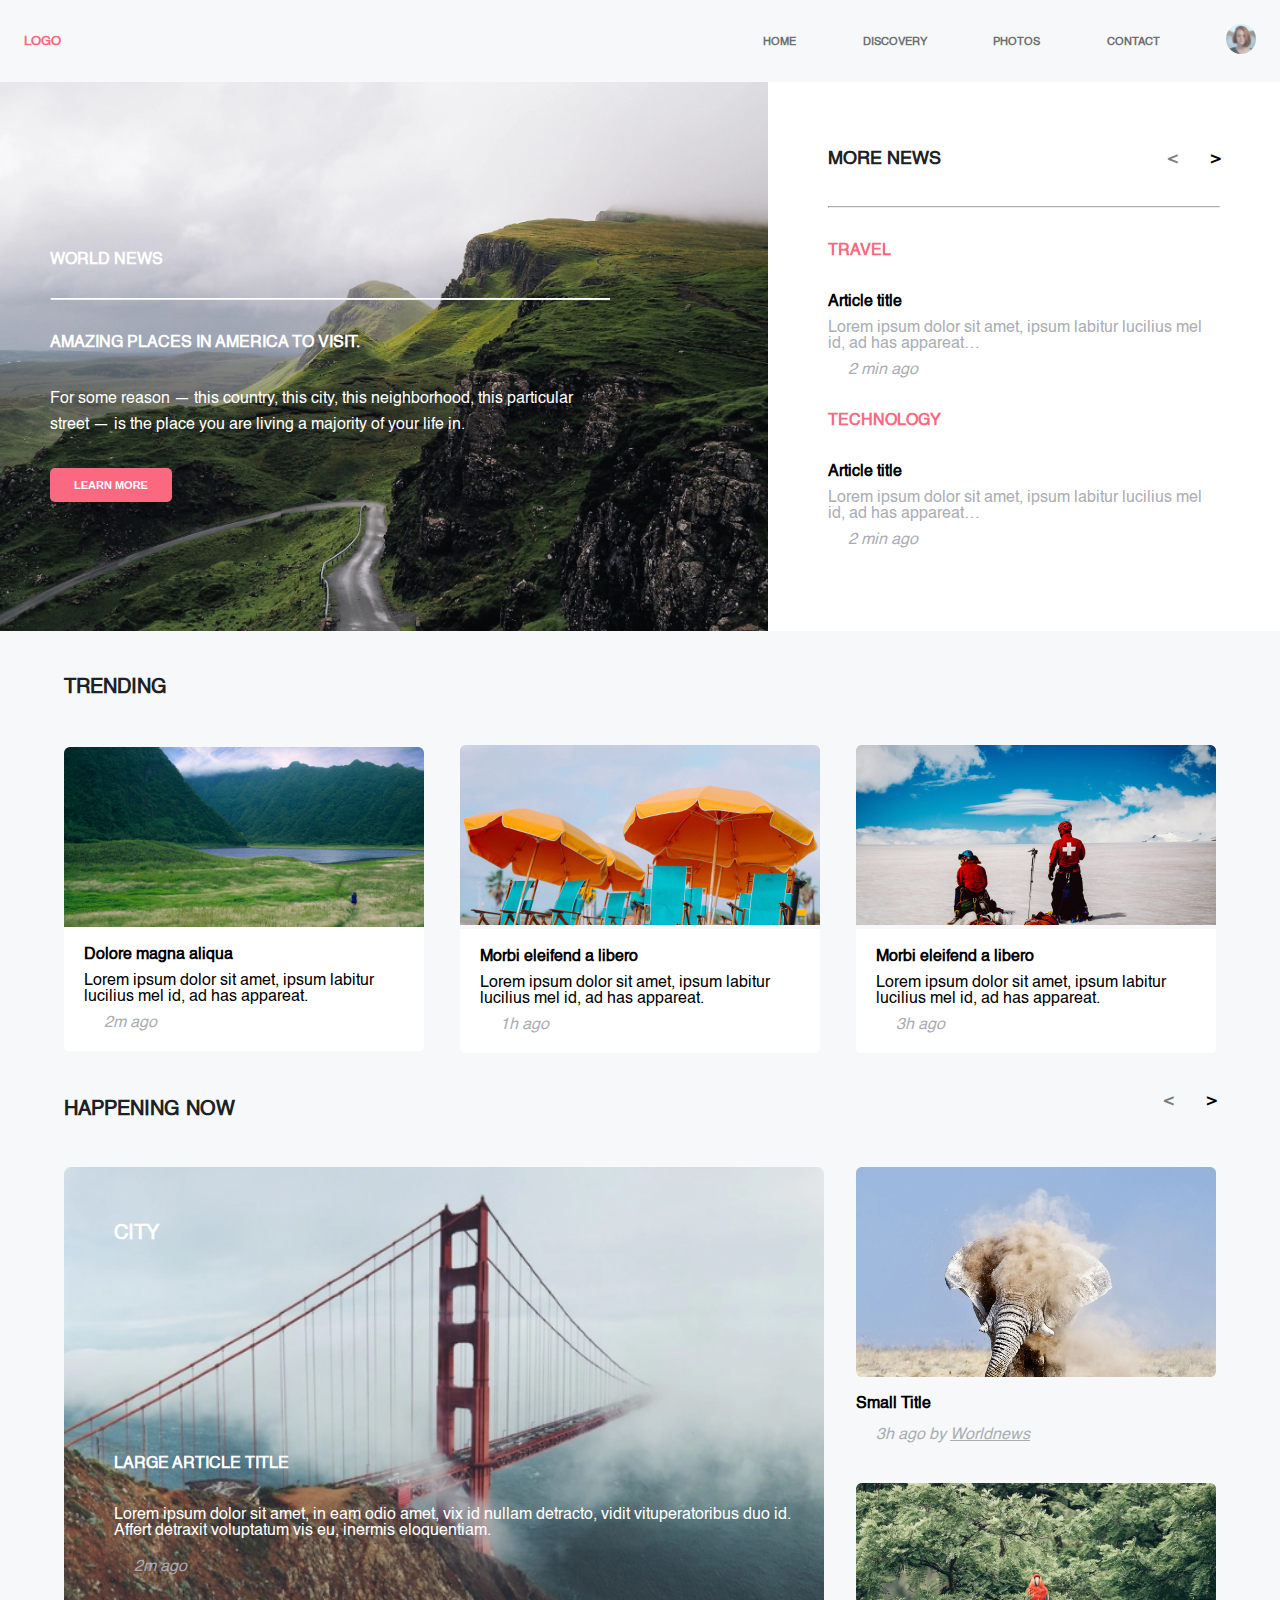
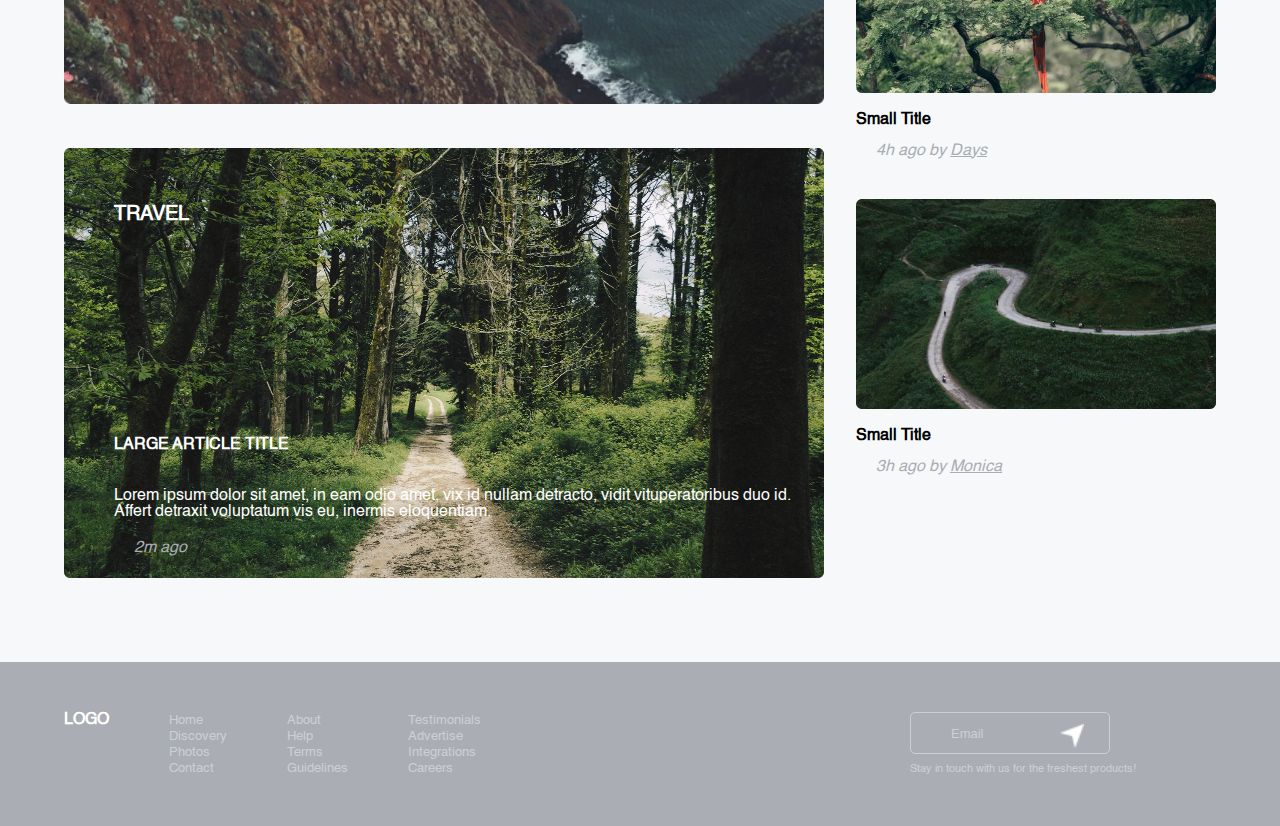
<file: index.html>
<!DOCTYPE html>
<html lang="en">
  <head>
    <meta charset="UTF-8" />
    <meta http-equiv="X-UA-Compatible" content="IE=edge" />
    <meta name="viewport" content="width=device-width, initial-scale=1.0" />
    <title>World News</title>
    <link
      rel="stylesheet"
      href="https://pro.fontawesome.com/releases/v5.10.0/css/all.css"
      integrity="sha384-AYmEC3Yw5cVb3ZcuHtOA93w35dYTsvhLPVnYs9eStHfGJvOvKxVfELGroGkvsg+p"
      crossorigin="anonymous"
    />
    <link rel="stylesheet" href="css/fonts.css" />
    <link rel="stylesheet" href="css/reset.css" />
    <link rel="stylesheet" href="css/style.css" />
    <link rel="stylesheet" href="css/responsive.css" />
  </head>
  <body>
    <header class="d-flex">
      <div>
        <a href="world-news" class="logo">LOGO</a>
      </div>
      <nav class="nav">
        <ul class="d-flex main-nav">
          <li><a href="index.html">HOME</a></li>
          <li><a href="discovery.html">DISCOVERY</a></li>
          <li><a href="#trending">PHOTOS</a></li>
          <li><a href="#footer">CONTACT</a></li>
          <li>
            <a href="api.html" id="avatar-girl"
              ><img src="images/tiny-img1.png" alt="profile"
            /></a>
          </li>
        </ul>
        <div id="mobile-menu">
          <div id="hamburger">
            <div class="bar line-1"></div>
            <div class="bar line-2 short"></div>
            <div class="bar line-3"></div>
          </div>
          <div>
            <a href="#world-news" id="logo">LOGO</a>
          </div>
          <div>
            <a href="api.html"
              ><img src="images/tiny-img1.png" alt="profile"
            /></a>
          </div>
        </div>
        <div class="mobile-background">
          <ul id="mobile-links">
            <li class="mobile-nav-link" id="mobile-logo">
              <a href="#world-news">LOGO</a>
            </li>
            <li class="mobile-nav-link">
              <a href="index.html"><img src="images/home.png" alt="" />HOME</a>
            </li>
            <li class="mobile-nav-link">
              <a href="discovery.html"
                ><img src="images/discover.svg" alt="" />DISCOVERY</a
              >
            </li>
            <li class="mobile-nav-link">
              <a href="#trending"
                ><img src="images/photos.svg" alt="" />PHOTOS</a
              >
            </li>
            <li class="mobile-nav-link">
              <a href="#footer"><img src="images/mail.svg" alt="" />CONTACT</a>
            </li>
            <li class="mobile-nav-link">
              <a href="api.html"
                ><img
                  src="images/tiny-img1.png"
                  id="profile"
                  alt=""
                />PROFILE</a
              >
            </li>
          </ul>
          <div id="mobile-footer">
            <ul>
              <li><a href="#">about</a></li>
              <li><a href="#">help</a></li>
              <li><a href="#">terms</a></li>
              <li><a href="#">guidelines</a></li>
            </ul>
            <ul>
              <li><a href="#">testimonials</a></li>
              <li><a href="#">advertise</a></li>
              <li><a href="#">integrations</a></li>
              <li><a href="#">careers</a></li>
            </ul>
            <ul id="mobile-icons-list">
              <li class="instagram">
                <a href="javascript:void(0)"
                  ><i class="fab fa-instagram"></i
                ></a>
              </li>
              <li>
                <a href="javascript:void(0)"><i class="fab fa-twitter"></i></a>
              </li>
              <li>
                <a href="javascript:void(0)"
                  ><i class="fab fa-facebook-f"></i
                ></a>
              </li>
              <li>
                <a href="javascript:void(0)">
                  <i class="fas fa-globe-americas"></i>
                </a>
              </li>
            </ul>
          </div>
        </div>
      </nav>
    </header>
    <main class="main">
      <section class="world-news" id="world-news">
        <img src="images/mainImg.png" alt="Image Of Mountain Road" />
        <div class="headline-content">
          <h1>World news</h1>
          <hr />
          <h3>Amazing places in America to visit.</h3>
          <p>
            For some reason — this country, this city, this neighborhood, this
            particular street —  is the place you are living a majority of your
            life in.
          </p>
          <button>learn more</button>
        </div>
        <div class="more-news-wrapper">
          <div class="d-flex spans-wrapper">
            <h2>more news</h2>
            <div>
              <span class="left-span"> < </span
              ><span class="right-span"> > </span>
            </div>
          </div>
          <hr />
          <div class="articles-wrapper">
            <article id="right-article">
              <h3>travel</h3>
              <h4>Article title</h4>
              <p>
                Lorem ipsum dolor sit amet, ipsum labitur lucilius mel id, ad
                has appareat…
              </p>
              <i class="far fa-clock"></i><small>2 min ago</small>
            </article>
            <article>
              <h3>technology</h3>
              <h4>Article title</h4>
              <p>
                Lorem ipsum dolor sit amet, ipsum labitur lucilius mel id, ad
                has appareat…
              </p>
              <i class="far fa-clock"></i><small>2 min ago</small>
            </article>
          </div>
        </div>
      </section>
      <section class="container" id="trending">
        <h2>trending</h2>
        <div class="d-flex cards">
          <div class="d-flex card-wrapper" id="card-wrapper-first">
            <img src="images/Image1.png" alt="valley" class="valley" />
            <div class="cards-content">
              <h4>Dolore magna aliqua</h4>
              <p>
                Lorem ipsum dolor sit amet, ipsum labitur lucilius mel id, ad
                has appareat.
              </p>
              <i class="far fa-clock"></i><small>2m ago</small>
            </div>
          </div>
          <div class="card-wrapper">
            <img src="images/image2.png" alt="umbrellas" />
            <div class="cards-content">
              <h4>Morbi eleifend a libero</h4>
              <p>
                Lorem ipsum dolor sit amet, ipsum labitur lucilius mel id, ad
                has appareat.
              </p>
              <i class="far fa-clock"></i><small>1h ago</small>
            </div>
          </div>
          <div class="card-wrapper snowboarding">
            <img src="images/image3.png" alt="" />
            <div class="cards-content">
              <h4>Morbi eleifend a libero</h4>
              <p>
                Lorem ipsum dolor sit amet, ipsum labitur lucilius mel id, ad
                has appareat.
              </p>
              <i class="far fa-clock"></i><small>3h ago</small>
            </div>
          </div>
        </div>
      </section>
      <section class="container happening-now">
        <div class="title">
          <h2>happening now</h2>
          <div>
            <span class="left-span"> < </span
            ><span class="right-span"> > </span>
          </div>
        </div>
        <div class="d-flex images-wrapper-div">
          <div class="big-cards">
            <div class="big-card">
              <img src="images/imageBG1.png" alt="Bridge" />
              <div class="big-card-content">
                <h2>City</h2>
                <h3>Large article title</h3>
                <p>
                  Lorem ipsum dolor sit amet, in eam odio amet, vix id nullam
                  detracto, vidit vituperatoribus duo id. Affert detraxit
                  voluptatum vis eu, inermis eloquentiam.
                </p>
                <i class="far fa-clock"></i><small>2m ago</small>
              </div>
            </div>
            <div class="big-card">
              <img src="images/imageBG2.png" alt="Forest" />
              <div class="big-card-content forest">
                <h2>Travel</h2>
                <h3>Large article title</h3>
                <p>
                  Lorem ipsum dolor sit amet, in eam odio amet, vix id nullam
                  detracto, vidit vituperatoribus duo id. Affert detraxit
                  voluptatum vis eu, inermis eloquentiam.
                </p>
                <i class="far fa-clock"></i><small>2m ago</small>
              </div>
            </div>
          </div>
          <div class="small-cards">
            <div class="elephant">
              <img src="images/image4.png" alt="elephant" />
              <h4>small title</h4>
              <small
                ><i class="far fa-clock"></i>3h ago by
                <a href="">Worldnews</a></small
              >
            </div>
            <div>
              <img src="images/image5.png" alt="parrot" />
              <h4>small title</h4>
              <small
                ><i class="far fa-clock"></i>4h ago by
                <a href="">Days</a></small
              >
            </div>
            <div class="mountRoad">
              <img src="images/image6.png" alt="mountain Road" />
              <h4>small title</h4>
              <small
                ><i class="far fa-clock"></i>3h ago by
                <a href="">Monica</a></small
              >
            </div>
          </div>
        </div>
      </section>
    </main>
    <footer class="footer" id="footer">
      <div class="container footer-links">
        <div class="nav-links-logo">
          <a href="" class="footer-logo">LOGO</a>
          <ul>
            <li><a href="">home</a></li>
            <li><a href="">discovery</a></li>
            <li><a href="">photos</a></li>
            <li><a href="">contact</a></li>
          </ul>
          <ul>
            <li><a href="">about</a></li>
            <li><a href="">help</a></li>
            <li><a href="">terms</a></li>
            <li><a href="">guidelines</a></li>
          </ul>
          <ul>
            <li><a href="">testimonials</a></li>
            <li><a href="">advertise</a></li>
            <li><a href="">integrations</a></li>
            <li><a href="">careers</a></li>
          </ul>
        </div>
        <div class="form-icons">
          <form>
            <div id="input-container">
              <input type="email" placeholder="Email" id="input" />
              <a href=""><img src="images/send.png" alt="" id="input-img" /></a>
            </div>
            <p>Stay in touch with us for the freshest products!</p>
          </form>
          <div class="d-flex icons-list">
            <div class="instagram">
              <a href="javascript:void(0)"><i class="fab fa-instagram"></i></a>
            </div>
            <div>
              <a href="javascript:void(0)"><i class="fab fa-twitter"></i></a>
            </div>
            <div>
              <a href="javascript:void(0)"><i class="fab fa-facebook-f"></i></a>
            </div>
            <div>
              <a href="javascript:void(0)"
                ><i class="fas fa-globe-americas"></i
              ></a>
            </div>
          </div>
        </div>
      </div>
    </footer>
    <script src="JS/navigation.js"></script>
  </body>
</html>
</file>
<file: css/fonts.css>
@font-face {
    font-family: 'Helvetica';
    src: url('../fonts/Helvetica.eot'); /* IE9 Compat Modes */
    src: url('../fonts/Helvetica.eot?#iefix') format('embedded-opentype'), /* IE6-IE8 */
         url('../fonts/Helvetica.woff2') format('woff2'), /* Super Modern Browsers */
         url('../fonts/Helvetica.woff') format('woff'), /* Pretty Modern Browsers */
         url('../fonts/Helvetica.ttf') format('truetype'), /* Safari, Android, iOS */
  }
</file>
<file: css/style.css>
/*
* Prefixed by https://autoprefixer.github.io
* PostCSS: v8.3.6,
* Autoprefixer: v10.3.1
* Browsers: last 4 version
*/

:root {
	--bg-color: #f6f8f9;
	--common-pink-color: #fa6980;
	--common-black-color: #343638;
	--common-white-color: #fff;
	--common-grey-color: #abadb4;
}

body {
	background-color: var(--bg-color);
	max-width: 1440px;
	font-family: 'Helvetica', sans-serif;
	margin: 0 auto;
}

.d-flex {
	display: -webkit-box;
	display: -ms-flexbox;
	display: flex;
	-webkit-box-pack: justify;
	-ms-flex-pack: justify;
	justify-content: space-between;
	-webkit-box-align: center;
	-ms-flex-align: center;
	align-items: center;
}

/* header styles */

header {
	max-width: 1440px;
	padding: 1.5rem;
}

.logo,
.logo-discovvery {
	color: var(--common-pink-color);
	font-weight: bold;
	font-size: 13px;
}

nav {
	width: 40%;
}

nav ul li a {
	color: var(--common-black-color);
	font-weight: bold;
	font-size: 11px;
	opacity: 0.7;
	-webkit-transition: all 0.3s;
	-o-transition: all 0.3s;
	transition: all 0.3s;
}

nav ul li a:hover {
	opacity: 1;
}

.mobile-background {
	display: none;
}

/* world news styles, headline */

.world-news {
	max-width: 1440px;
	position: relative;
	width: 100%;
	display: -webkit-box;
	display: -ms-flexbox;
	display: flex;
	background-color: var(--common-white-color);
}

.world-news img {
	width: 60%;
}

.container {
	width: 90%;
	margin: 0 auto;
}

.headline-content {
	position: absolute;
	top: 170px;
	left: 50px;
	max-width: 560px;
	width: 100%;
	color: var(--common-white-color);
}

.headline-content p, h3, hr {
	margin: 30px 0;
	line-height: 26px;
}

.headline-content hr {
	border-top: 1px solid var(--common-white-color);
}

hr {
	border-top: 1px solid var(--common-grey-color);
}

.headline-content button,
.form-wrapper button {
	background-color: var(--common-pink-color);
	color:var(--common-white-color);
	text-transform: uppercase;
	font-weight: bold;
	font-size: 11px;
	padding: 0.7rem 1.5rem;
	border: none;
	border-radius: 5px;
	cursor: pointer;
	-webkit-transition: all 0.3s;
	-o-transition: all 0.3s;
	transition: all 0.3s;
}

.headline-content button:hover,
.form-wrapper button:hover {
	background-color: var(--common-white-color);
	color:var(--common-pink-color);
}

h1, h2, h3 {
	text-transform: uppercase;
	font-weight: bold;
}

.more-news-wrapper {
	margin: 40px;
	padding: 20px;
}

.spans-wrapper h2 {
	font-size: 18px;
	width: 50%;
}

.spans-wrapper span {
	font-weight: bold;
}

.left-span {
	margin-right: 30px;
	opacity: 0.5;
	cursor: pointer;
}

.left-span:hover {
	opacity: 1;
}

.right-span {
	opacity: 1;
	cursor: pointer;
}

.more-news-wrapper h3 {
	color:var(--common-pink-color);
}

.more-news-wrapper h4 {
	font-weight: bold;
}

.more-news-wrapper p {
	color: var(--common-grey-color);
	margin: 10px 0;
}

small {
	color: var(--common-grey-color);
	font-style: italic;
}

.fa-clock {
	color: var(--common-grey-color);
	margin-right: 20px;
}

/* trending section styles */

#trending {
	margin: 40px auto;
	-webkit-box-orient: vertical;
	-webkit-box-direction: normal;
	-ms-flex-direction: column;
	flex-direction: column;
}

.cards {
	margin-top: 40px;
}

.card-wrapper {
	width: 360px;
	border-radius: 5px;
	-webkit-box-pack: center;
	-ms-flex-pack: center;
	justify-content: center;
	-webkit-box-orient: vertical;
	-webkit-box-direction: normal;
	-ms-flex-direction: column;
	flex-direction: column;
}

.cards-content {
	background-color: var(--common-white-color);
	padding: 20px;
	border-bottom-left-radius: 5px;
	border-bottom-right-radius: 5px;
}

.cards-content h4 {
	font-size: 16px;
	font-weight: bold;
}

.cards-content p {
	margin: 10px 0;
}

/* happening now styles */

.happening-now {
	display: -webkit-box;
	display: -ms-flexbox;
	display: flex;
	-webkit-box-orient: vertical;
	-webkit-box-direction: normal;
	-ms-flex-direction: column;
	flex-direction: column;
}

.happening-now .title {
	display: -webkit-box;
	display: -ms-flexbox;
	display: flex;
	-webkit-box-pack: justify;
	-ms-flex-pack: justify;
	justify-content: space-between;
	margin-bottom: 40px;
	font-weight: bold;
}

.happening-now .title h2 {
	width: 70%;
}

.images-wrapper-div {
	width: 100%;
	-webkit-box-align: start;
	-ms-flex-align: start;
	align-items: flex-start;
}

.big-card {
	margin-bottom: 40px;
	position: relative;
}

.big-card img {
	width: 100%;
}

.big-card-content h2 {
	color: var(--common-white-color);
	margin-bottom: 200px;
}

.big-card-content {
	position: absolute;
	top: 50px;
	left: 50px;
	color:var(--common-white-color);
}

.big-card-content p {
	margin: 20px 0;
}

.small-cards h4 {
	text-transform: capitalize;
	font-weight: bold;
	margin: 15px 0;
}

.small-cards a {
	color: var(--common-grey-color);
	text-decoration: underline;
}

.small-cards div {
	margin-bottom: 40px;
}

/* footer styles */
.footer {
	margin-top: 100px;
	background-color: var(--common-grey-color);
	color: #CBD0D3;
}

.footer-links {
	display: -webkit-box;
	display: -ms-flexbox;
	display: flex;
	padding: 50px 0;
	-webkit-box-pack: justify;
	-ms-flex-pack: justify;
	justify-content: space-between;
}

.nav-links-logo {
	display: -webkit-box;
	display: -ms-flexbox;
	display: flex;
}

.form-icons {
	display: -webkit-box;
	display: -ms-flexbox;
	display: flex;
	-webkit-box-align: start;
	-ms-flex-align: start;
	align-items: flex-start;
}

.footer-links ul {
	margin-left: 60px;
}

.footer-logo {
	font-weight: bold;
	color: var(--common-white-color);
}

.footer-links ul li a {
	color: #CBD0D3;
	text-transform: capitalize;
	margin-bottom: 10px;
	font-size: 13px;
	-webkit-transition: all 0.3s;
	-o-transition: all 0.3s;
	transition: all 0.3s;
}

.footer-links ul li a:hover {
	color: var(--common-white-color);
}

.footer-links form {
	margin-left: 200px;
}

#input-container {
	position:relative;
	padding: 0 20px;
	background: var(--common-grey-color);
	width: 200px;
	border: 1px solid #CBD0D3;
	border-radius: 5px;
	margin-bottom: 10px;
}
#input {
	height: 40px;
	margin: 0;
	padding: 20px;
	width: 100%;
	border: none;
	background-color: transparent;
}

#input::-webkit-input-placeholder {
	text-align: start;
	color: #CBD0D3;
	font-size: 13px;
}

#input::-moz-placeholder {
	text-align: start;
	color: #CBD0D3;
	font-size: 13px;
}

#input:-ms-input-placeholder {
	text-align: start;
	color: #CBD0D3;
	font-size: 13px;
}

#input::-ms-input-placeholder {
	text-align: start;
	color: #CBD0D3;
	font-size: 13px;
}

#input::placeholder {
	text-align: start;
	color: #CBD0D3;
	font-size: 13px;
}

#input:focus,
.form-div input:focus, 
.form-div select:focus {
	outline: none;
}

#input-img {
	position:absolute;
	bottom:5px;
	right:5px;
	width:24px;
	height:24px;
	margin-right: 20px;
}

form p {
	font-size: 11px;
}

.icons-list a {
	color: var(--common-white-color);
	padding-left: 20px;
}

.fab,
.fas {
	-webkit-transition: all 0.3s;
	-o-transition: all 0.3s;
	transition: all 0.3s;
}

.fab:hover,
.fas:hover {
	color: var(--common-pink-color)
}

/* Desktop 2 different styles  */

.section-avatar, .paragraphs-section, .footer {
	max-width: 1440px;
	margin: 0 auto;
	display: -webkit-box;
	display: -ms-flexbox;
	display: flex;
	-webkit-box-orient: horizontal;
	-webkit-box-direction: normal;
	-ms-flex-direction: row;
	flex-direction: row;
	-webkit-box-pack: justify;
	-ms-flex-pack: justify;
	justify-content: space-between;
	-webkit-box-align: center;
	-ms-flex-align: center;
	align-items: center;
	margin-top: 40px;
}

/* .bg-image {
	background-image: url(../images/image.png);
	background-repeat: no-repeat;
	max-width: 580px;
	width: 100%;
	height: 500px;
	display: -webkit-box;
	display: -ms-flexbox;
	display: flex;
	-webkit-box-orient: vertical;
	-webkit-box-direction: normal;
	-ms-flex-direction: column;
	flex-direction: column;
	-webkit-box-pack: center;
	-ms-flex-pack: center;
	justify-content: center;
	-webkit-box-align: center;
	-ms-flex-align: center;
	align-items: center;
} */

.section-avatar {
	max-width: 1440px;
	position: relative;
	width: 100%;
	display: -webkit-box;
	display: -ms-flexbox;
	display: flex;
	background-color: var(--common-white-color);
}

.section-avatar .bg-image {
	width: 60%;
}

.content {
	position: absolute;
	top: 30%;
	left: 8%;
	display: -webkit-box;
	display: -ms-flexbox;
	display: flex;
	-webkit-box-orient: vertical;
	-webkit-box-direction: normal;
	-ms-flex-direction: column;
	flex-direction: column;
	max-width: 100%;
	margin: 0 auto;
	text-align: center;
}

.content h1 {
	font-size: 32px;
	font-weight: bold;
	text-transform: uppercase;
	color: var(--common-white-color);
	margin-bottom: 20px;
}

.line {
	width: 40px;
	border-bottom: 2px solid var(--common-pink-color);
	-ms-flex-item-align: center;
	-ms-grid-row-align: center;
	align-self: center;
}

.content p {
	font-size: 16px;
	font-weight: bold;
	margin-bottom: 40px;
	padding-top: 20px;
	color: var(--common-white-color);
	max-width: 400px;
}

/* desktop 2 form styles */

.home {
	margin: 40px auto;
}

.home-wrapper {
	width: 300px;
	text-transform: uppercase;
	font-weight: bold;
	font-size: 11px;
}

.home-wrapper a {
	color: var(--common-black-color);
}

.home-wrapper .grey {
	color: var(--common-grey-color);
}

#filter {
	background-color: #ebebed;
	border: 1px solid var(--common-grey-color);
	padding: 8px;
	border-radius: 5px;
	width: 30px;
	cursor: pointer;
}

.form-div {
	display: -webkit-box;
	display: -ms-flexbox;
	display: flex;
	-webkit-box-orient: vertical;
	-webkit-box-direction: normal;
	-ms-flex-direction: column;
	flex-direction: column;
	-webkit-box-pack: justify;
	-ms-flex-pack: justify;
	justify-content: space-between;
	-webkit-box-align: start;
	-ms-flex-align: start;
	align-items: flex-start;
} 

.section-avatar {
	background-color: var(--common-white-color);
	border-radius: 5px;
}

.form-wrapper {
	width: 60%;
	padding: 110px;
}

.form-div input, 
.form-div select {
	max-width: 360px;
	width: 100%;
	height: 40px;
	margin-bottom: 40px;
	border: 0.4px solid var(--common-grey-color);
	border-radius: 5px;
}

.form-div label {
	color: var(--common-black-color);
	font-size: 13px;
	font-weight: bold;
	margin-bottom: 10px;
}

select {
	color: var(--common-grey-color);
	font-size: 13px;
	padding-left: 20px;
}

.avatar-wrapper {
	-ms-flex-item-align: start;
	align-self: flex-start;
}

/* paragraphs-section styles */
.middle-hr {
	width: 90%;
	margin: 40px auto;
}

.paragraphs-section {
	margin: 40px auto;
}

.paragraphs-section p {
	max-width: 360px;
	color: var(--common-grey-color);
}

.paragraphs-section i, 
small {
	margin-top: 25px;
}

.paragraphs-wrapper {
	display: -webkit-box;
	display: -ms-flexbox;
	display: flex;
	width: 70%;
	-webkit-box-pack: justify;
	-ms-flex-pack: justify;
	justify-content: space-between;
	-webkit-column-gap: 1rem;
	-moz-column-gap: 1rem;
	column-gap: 1rem;
}

.paragraphs-wrapper p,
.elephant-section p 
{
	line-height: 26px;
}

h2 {
	max-width: 360px;
	width: 100%;
	color: #202124;
	font-size:20px;
	font-weight: 700;
	line-height: 34px;
}

/* elephant-section" styles */

.elephant {
	width: 100%;
}

.elephant-section p {
	margin: 40px 0;
	width: 65%;
	color: var(--common-grey-color);
}

.elephant-section {
	margin-bottom: 40px;
}

.hidden-section {
	display: none;
}

#hidden-paragraph {
	display: none;
}

#mobile-menu {
	display: none;
}

.arrow {
	display: none;
}

/* api page styles */

#api-main {
	display: -webkit-box;
	display: -ms-flexbox;
	display: flex;
	max-width: 1440px;
	width: 100%;
	-webkit-box-orient: vertical;
	-webkit-box-direction: normal;
	-ms-flex-direction: column;
	flex-direction: column;
	-webkit-box-pack: center;
	-ms-flex-pack: center;
	justify-content: center;
	-webkit-box-align: center;
	-ms-flex-align: center;
	align-items: center;
	height: 100vh;
	overflow: hidden;
	margin: 0 auto;
}

.info-form {
	width: 100%;
	max-width: 700px;
	-ms-flex-item-align: center;
	-ms-grid-row-align: center;
	align-self: center;
}

.info-form label {
	color: var(--common-pink-color);
	font-size: 26px;
}

.info-form input {
	width: 100%;
	display: block;
	background-color: var(--common-grey-color);
	border: none;
	border-radius: 10px;
	color: var(--common-white-color);
	padding: 1rem;
	margin: 2rem 0;
	font-family: inherit;
	font-size: 1rem;
	-webkit-box-shadow: 0 5px 10px rgba(154, 160, 185, 0.05), 0 15px 40px rgba(0, 0, 0, 0.1);
	box-shadow: 0 5px 10px rgba(154, 160, 185, 0.05), 0 15px 40px rgba(0, 0, 0, 0.1);
}

.info-form input::-webkit-input-placeholder {
	color: var(--common-white-color);
}

.info-form input::-moz-placeholder {
	color: var(--common-white-color);
}

.info-form input:-ms-input-placeholder {
	color: var(--common-white-color);
}

.info-form input::-ms-input-placeholder {
	color: var(--common-white-color);
}

.info-form input::placeholder {
	color: var(--common-white-color);
}

.info-form input:focus {
	outline: none;
}

.card {
	-ms-flex-item-align: center;
	-ms-grid-row-align: center;
	align-self: center;
	max-width: 800px;
	background-color: var(--common-pink-color);
	border-radius: 20px;
	-webkit-box-shadow: 0 5px 10px rgba(154, 160, 185, 0.05), 0 15px 40px rgba(0, 0, 0, 0.1);
	box-shadow: 0 5px 10px rgba(154, 160, 185, 0.05), 0 15px 40px rgba(0, 0, 0, 0.1);
	display: -webkit-box;
	display: -ms-flexbox;
	display: flex;
	padding: 3rem;
	margin: 0 1.5rem;
	color: var(--common-white-color);
}

.id-info {
	color: var(--common-white-color);
	margin-left: 2rem;
}

.id-info h2 {
	margin-top: 0;
	color: var(--common-white-color);
}

.id-info ul {
	list-style-type: none;
	display: -webkit-box;
	display: -ms-flexbox;
	display: flex;
	-webkit-box-pack: justify;
	-ms-flex-pack: justify;
	justify-content: space-between;
	padding: 0;
	max-width: 400px;
}

.id-info ul li {
	display: -webkit-box;
	display: -ms-flexbox;
	display: flex;
	-webkit-box-align: center;
	-ms-flex-align: center;
	align-items: center;
}

.id-info ul li strong {
	font-size: 0.9rem;
	margin-left: 0.5rem;
}
</file>
<file: css/responsive.css>
/*
* Prefixed by https://autoprefixer.github.io
* PostCSS: v8.3.6,
* Autoprefixer: v10.3.1
* Browsers: last 4 version
*/

@media (max-width: 1150px) {
	/* desktop 1 tablet styles */
	.world-news {
		-webkit-box-orient: vertical;
		-webkit-box-direction: normal;
		-ms-flex-direction: column;
		flex-direction: column;
	}
	
	.world-news img {
		width: 100%;
	}
	
	.headline-content h1, h3 {
		font-size: 24px;
	}
	
	.headline-content {
		max-width: 70%;
	}
	
	.more-news-wrapper {
		-webkit-box-orient: horizontal;
		-webkit-box-direction: normal;
		-ms-flex-direction: row;
		flex-direction: row;
		padding: 0;
	}
	
	.articles-wrapper {
		display: -webkit-box;
		display: -ms-flexbox;
		display: flex;
	}
	
	#right-article {
		margin-right: 40px;
	}
	
	.snowboarding {
		display: none;
	}
	
	.card-wrapper {
		width: 100%;
	}
	
	.card-wrapper img {
		width: 100%;
	}
	
	#card-wrapper-first {
		margin-right: 40px;
	}
	
	.images-wrapper-div {
		-webkit-box-orient: vertical;
		-webkit-box-direction: normal;
		-ms-flex-direction: column;
		flex-direction: column;
	}
	
	.big-cards {
		width: 100%;
	}
	
	.forest h2 {
		margin-bottom: 150px;
	}
	
	.small-cards {
		display: -webkit-box;
		display: -ms-flexbox;
		display: flex;
		width: 100%;
	}
	
	.small-cards div {
		width: 100%;
	}
	
	.small-cards div img {
		width: 100%;
	}
	
	.mountRoad {
		display: none;
	}
	
	.small-cards .elephant {
		margin-right: 40px;
	}
	
	.happening-now {
		width: 90%;
		margin: 0 auto;
	}
	
	.footer-links {
		-webkit-box-orient: vertical;
		-webkit-box-direction: normal;
		-ms-flex-direction: column;
		flex-direction: column;
	}
	
	.nav-links-logo {
		-webkit-box-pack: justify;
		-ms-flex-pack: justify;
		justify-content: space-between;
	}
	
	.nav-links-logo a {
		width: 30%;
	}
	
	.form-icons {
		margin-top: 40px;
		-webkit-box-pack: justify;
		-ms-flex-pack: justify;
		justify-content: space-between;
	}
	
	.form-icons form {
		margin-left: 0;
	}
	
	#input-container {
		width: 300px;
	}
	
	.icons-list {
		-ms-flex-item-align: end;
		align-self: flex-end;
	}
}
	
	
@media (max-width: 1050px) {
	/* desktop 1 tablet styles */
	.big-card-content p {
		max-width: 700px;
	}

	.section-avatar {
		-webkit-box-orient: vertical;
		-webkit-box-direction: normal;
		-ms-flex-direction: column;
		flex-direction: column;
	}
	
	.avatar-wrapper {
		width: 100%;
	}
	
	.bg-image {
		max-width: 1296px;
		background-position: contain;
		background-size: 100%;
	}
	
	.form-wrapper {
		width: 800px;
		padding: 110 0;
	}	
	
	.form-div select, 
	.form-div input {
		max-width: 800px;
	}
	
	.paragraphs-section {
		-webkit-box-orient: vertical;
		-webkit-box-direction: normal;
		-ms-flex-direction: column;
		flex-direction: column;
	}
	
	.paragraphs-wrapper {
		-ms-flex-item-align: start;
		align-self: flex-start;
		margin-top: 40px;
		display: -webkit-box;
		display: -ms-flexbox;
		display: flex;
		-webkit-box-pack: justify;
		-ms-flex-pack: justify;
		justify-content: space-between;
		width: 100%;
	}
		
	.hidden-section {
		display: -webkit-box;
		display: -ms-flexbox;
		display: flex;
		width: 50%;
		margin: 0 auto 100px auto;
		-webkit-box-pack: justify;
		-ms-flex-pack: justify;
		justify-content: space-between;
	}
	
	.hidden-section a {
		color: var(--common-grey-color);
	}
	
	#selected-number a {
		color: var(--common-black-color);
		text-decoration: underline;
		-webkit-text-decoration-color: var(--common-pink-color);
		text-decoration-color: var(--common-pink-color);
		text-decoration-thickness: 3px;
	}
	
	#dots {
		font-weight: bold;
		color: var(--common-black-color);
	}
	
	.elephant-section p {
		width: 100%;
	}
	
	#hidden-paragraph {
		display: -webkit-box;
		display: -ms-flexbox;
		display: flex;
		color: var(--common-black-color);
		font-style: italic;
	}

	.section-avatar .bg-image {
		width: 100%;
		height: 500px;
	}

	.content {
		top: 25%;
		left: 35%;
		transform: translate(-15%, -50%);
	}
}
	
@media (max-width: 820px) {
	nav {
		width: 45%;
	}
	
	.form-wrapper {
		max-width: 80%;
		padding: 2rem 0;
	}
	
	.form-div input, 
	.form-div select {
		max-width: 100%;
		/* width: 100%; */
		height: 40px;
		-ms-flex-item-align: center;
		-ms-grid-row-align: center;
		align-self: center;
	}
}
	
@media (max-width: 728px) {
	.bar {
		display: block;
		content: '';
		width: 16px;
		height: 2px;
		background-color: #272a31;
		margin-bottom: 5px;
		z-index: 999;
		-webkit-transition: all 0.3s ease;
		-o-transition: all 0.3s ease;
		transition: all 0.3s ease;
		-ms-flex-item-align: start;
		align-self: flex-start;
	}
	
	.short {
		width: 10px;
	}
	
	#logo {
		display: -webkit-box;
		display: -ms-flexbox;
		display: flex;
		color: var(--common-grey-color);
		font-weight: bold;
		font-size: 13px;
	}
	
	nav {
		width: 100%;
	}
	
	header #mobile-menu {
		display: -webkit-box;
		display: -ms-flexbox;
		display: flex;
		-webkit-box-pack: justify;
		-ms-flex-pack: justify;
		justify-content: space-between;
		-webkit-box-align: center;
		-ms-flex-align: center;
		align-items: center;
	}
	
	/* desktop2 hamburger styles  */
	
	.discovery-header {
		display: none;
	}
	
	.home-wrapper {
		display: none;
	}
	
	.arrow {
		display: -webkit-box;
		display: -ms-flexbox;
		display: flex;
	}
	
	.headline-content {
		top: 50px;
		left: 50px;
	}
	
	.big-card-content h2 {
		margin-bottom: 100px;
	}
	
	.forest h2 {
		margin-bottom: 60px;
	}
	
	.small-cards {
		-webkit-box-orient: vertical;
		-webkit-box-direction: normal;
		-ms-flex-direction: column;
		flex-direction: column;
		row-gap: 2rem;
	}
	
	.mountRoad {
		display: block;
	}

	/* mobile hambuger menu styles */
	.main-nav,
	.logo {
		display: none;
	}
			
	.mobile-background.active {
		display: -webkit-box;
		display: -ms-flexbox;
		display: flex;
		-webkit-box-orient: vertical;
		-webkit-box-direction: normal;
		-ms-flex-direction: column;
		flex-direction: column;
		background-color: var(--common-white-color);
		width: 100vw;
		height: 100vh;
		left: 0;
		top: 0;
		opacity: 1;
		position: fixed;
	}
			
	#mobile-links {
		display: -webkit-box;
		display: -ms-flexbox;
		display: flex;
		-webkit-box-orient: vertical;
		-webkit-box-direction: normal;
		-ms-flex-direction: column;
		flex-direction: column;
		-webkit-box-pack: justify;
		-ms-flex-pack: justify;
		justify-content: space-between;
		-webkit-box-align: start;
		-ms-flex-align: start;
		align-items: flex-start;
		background-color: var(--bg-color);
		width: 70vw;
		height: 100vh;
		-webkit-box-shadow: 0px 0px 60px #00000099;
		box-shadow: 0px 0px 60px #00000099;
		-webkit-clip-path: inset(0px -60px 0px 0px);
		clip-path: inset(0px -60px 0px 0px);
		padding: 2rem;
		row-gap: 2rem;
	}
			
	#mobile-links ul {
		display: -webkit-box;
		display: -ms-flexbox;
		display: flex;
		-webkit-box-orient: vertical;
		-webkit-box-direction: normal;
		-ms-flex-direction: column;
		flex-direction: column;
		row-gap: 2rem;
		-webkit-box-pack: justify;
		-ms-flex-pack: justify;
		justify-content: space-between;
		-webkit-box-align: start;
		-ms-flex-align: start;
		align-items: flex-start;
	}
			
	.mobile-nav-link img {
		margin-right: 2rem;
	}
			
	#profile {
		width: 16px;
		height: 16px;
	}
			
	#mobile-logo a {
		display: -webkit-box;
		display: -ms-flexbox;
		display: flex;
		color: var(--common-pink-color);
		font-weight: bold;
		font-size: 13px;
		margin-bottom: 100px;
	}
			
	#mobile-menu.active,
	.main.active,
	.footer.active {
		display: none;
	}
			
	.nav.active {
		width: 100%;
		height: 100vh;
	}
			
	#mobile-footer {
		background-color: var(--common-black-color);
		opacity: 0.5;
		display: -webkit-box;
		display: -ms-flexbox;
		display: flex;
		-webkit-box-pack: justify;
		-ms-flex-pack: justify;
		justify-content: space-between;
		-webkit-box-align: start;
		-ms-flex-align: start;
		align-items: flex-start;
		width: 70vw;
		height: 100vh;
		-webkit-box-shadow: 0px 0px 60px #00000099;
		box-shadow: 0px 0px 60px #00000099;
		-webkit-clip-path: inset(0px -60px 0px 0px);
		clip-path: inset(0px -60px 0px 0px);
		padding: 2rem;
		row-gap: 2rem;
		column-gap: 1rem;
	}
			
	#mobile-footer ul {
		display: -webkit-box;
		display: -ms-flexbox;
		display: flex;
		width: 100%;
	}
			
	#mobile-footer ul {
		display: -webkit-box;
		display: -ms-flexbox;
		display: flex;
		-webkit-box-orient: vertical;
		-webkit-box-direction: normal;
		-ms-flex-direction: column;
		flex-direction: column;
		-webkit-box-align: start;
		-ms-flex-align: start;
		align-items: flex-start;
		width: 100%;
		row-gap: 2rem;
	}
			
	#mobile-footer li a {
		display: -webkit-box;
		display: -ms-flexbox;
		display: flex;
		-webkit-box-orient: vertical;
		-webkit-box-direction: normal;
		-ms-flex-direction: column;
		flex-direction: column;
		color: var(--common-white-color);
		font-size: 11px;
		text-transform: uppercase;
	}
			
	#mobile-icons-list {
		display: -webkit-box;
		display: -ms-flexbox;
		display: flex;
	}			
	
}
	
	
@media (max-width: 600px) {
	.cards {
		-webkit-box-orient: vertical;
		-webkit-box-direction: normal;
		-ms-flex-direction: column;
		flex-direction: column;
		row-gap: 2.5rem;
	}
	
	#card-wrapper-first {
		margin-right: 0;
	}
	.snowboarding {
		display: -webkit-box;
		display: -ms-flexbox;
		display: flex;
	}
	
	.headline-content {
		top: 30px;
		left: 50px;
	}
	
	.big-card-content h2 {
		margin-bottom: 70px;
	}
	
	.forest h2 {
		margin-bottom: 40px;
	}
	
	.footer {
		display: none;
	}
	
	/* dekstop 2 mobile styles */
	
	.paragraphs-wrapper {
		-webkit-box-orient: vertical;
		-webkit-box-direction: normal;
		-ms-flex-direction: column;
		flex-direction: column;
		row-gap: 1rem;
		width: 100%;
	}
	
	.paragraphs-wrapper p {
		width: 100%;
	}
}
	
@media (max-width: 520px) {
	.content {
		top: 35%;
		left: 35%;
		transform: translate(-35%, -50%);
	}

	.content p {
		width: 300px;
		margin: 30px 0;
	}

	.headline-content p, h3, hr {
		margin: 10px 0;
	}
	
	.articles-wrapper {
		-webkit-box-orient: vertical;
		-webkit-box-direction: normal;
		-ms-flex-direction: column;
		flex-direction: column;
		row-gap: 2rem;
	}
	
	.big-card-content {
		top: 20px;
		left: 30px;
	}
	
	.big-card-content h2 {
		margin-bottom: 70px;
		font-size: 16px;
	}
	
	.big-card-content p {
		margin: 10px 0;
		max-width: 275px;
	}
	
	.forest h2 {
		margin-bottom: 10px;
	}

	.card {
		-webkit-box-orient: vertical;
		-webkit-box-direction: normal;
		-ms-flex-direction: column;
		flex-direction: column;
		-webkit-box-align: center;
		-ms-flex-align: center;
		align-items: center;
	}

	.id-form {
		max-width: 400px;
	}

	.bg-image {
		height: 100%;
	}
}
	
	
@media (max-width: 440px) {

	.headline-content p, h3, hr {
		margin: 10px 0;
	}
	
	.headline-content p {
		line-height: 20px;
	}
	
	.headline-content h1, h3 {
		font-size: 20px;
	}
	
	
	.big-card-content {
		top: 20px;
		left: 20px;
	}
	
	.big-card-content h2 {
		margin-bottom: 80px;
	}
	
	.big-card img {
		height: 300px;
	}

	.hidden-section {
		width: 70%;
	}
}
	
@media (max-width: 385px) {
	.world-news img {
		height: 300px;
	}
	
	.headline-content {
		top: 20px;
		left: 20px;
	}
}
	
@media (max-width: 325px) { 
	.headline-content {
		top: 10px;
		left: 20px;
	}
}
</file>
